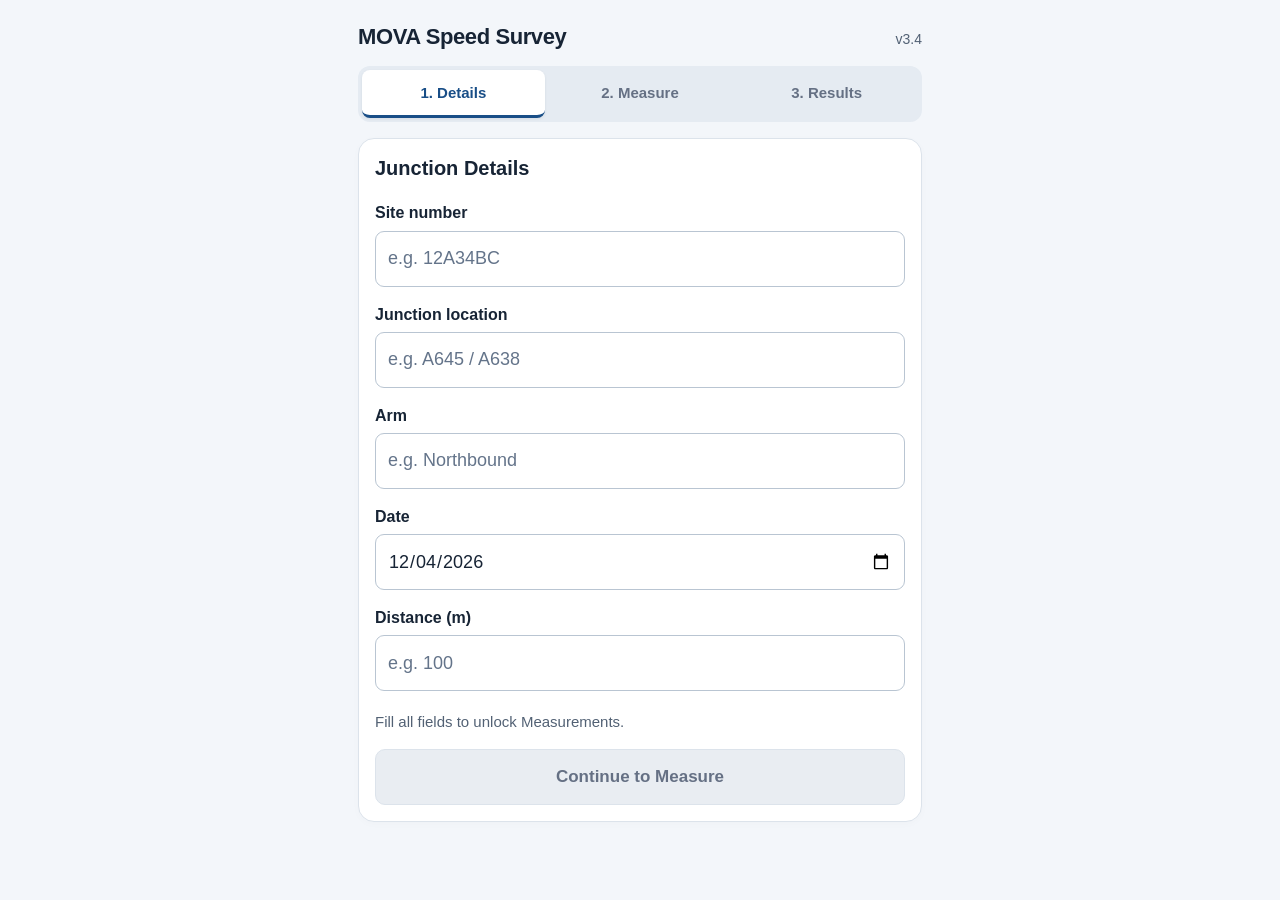
<file: index.html>
<!DOCTYPE html>
<html lang="en">
<head>
  <meta charset="utf-8" />
  <meta name="viewport" content="width=device-width, initial-scale=1.0" />
  <title>MOVA SPEED SURVEY v3.4</title>
  <link rel="stylesheet" href="ms.css?v=3.4">
</head>
<body>
<main class="app-shell">
  <header class="app-header"><h1>MOVA Speed Survey</h1><span class="app-version">v3.4</span></header>

  <nav class="tabs" aria-label="Survey stages">
    <button class="tab-btn active" data-tab="detailsTab" id="detailsTabBtn" type="button" aria-label="1. Junction Details">1. Details</button>
    <button class="tab-btn" data-tab="measureTab" id="measureTabBtn" type="button" aria-label="2. Measurements" disabled aria-disabled="true" title="Complete Junction Details first">2. Measure</button>
    <button class="tab-btn" data-tab="resultsTab" id="resultsTabBtn" type="button" disabled aria-disabled="true" title="Press End Survey to view results">3. Results</button>
  </nav>

  <div id="detailsTab" class="tab-content">
    <fieldset>
      <legend>Junction Details</legend>
      <div class="row">
        <label for="site">Site number</label>
        <input type="text" id="site" maxlength="7" placeholder="e.g. 12A34BC" pattern="[A-Za-z0-9]{1,7}" title="Up to 7 letters/numbers, no spaces" aria-describedby="siteError">
        <span class="field-error" id="siteError">Use up to 7 letters or numbers.</span>
      </div>
      <div class="row">
        <label for="junction">Junction location</label>
        <input type="text" id="junction" placeholder="e.g. A645 / A638" aria-describedby="junctionError">
        <span class="field-error" id="junctionError">Enter the junction location.</span>
      </div>
      <div class="row">
        <label for="arm">Arm</label>
        <input type="text" id="arm" placeholder="e.g. Northbound" aria-describedby="armError">
        <span class="field-error" id="armError">Enter the survey arm.</span>
      </div>
      <div class="row">
        <label for="date">Date</label>
        <input type="date" id="date" aria-describedby="dateError">
        <span class="field-error" id="dateError">Choose the survey date.</span>
      </div>
      <div class="row">
        <label for="distance">Distance (m)</label>
        <input type="number" id="distance" placeholder="e.g. 100" min="0" step="0.1" aria-describedby="distanceError">
        <span class="field-error" id="distanceError">Enter a distance greater than 0 m.</span>
      </div>
      <p id="detailsErrors" class="error-msg">Please check the highlighted fields.</p>
    </fieldset>
    <p class="helper" id="detailsHint">Fill all fields to unlock Measurements.</p>
    <div class="continue-action">
      <button id="gotoMeasureBtn" type="button" disabled aria-disabled="true">Continue to Measure</button>
    </div>
  </div>

  <div id="measureTab" class="tab-content hidden" aria-hidden="true">
    <fieldset>
      <legend>Measurement</legend>

      <div class="metrics-bar-top" aria-live="polite">
        <div class="metrics-row metrics-row--top">
          <div class="metric sample-count"><span class="label source-label" aria-hidden="true">Samples</span><span class="metric-caption">Samples</span><span class="value" id="countMetric">0</span></div>
          <span id="qualityInline" class="quality-chip">Quality: —</span>
        </div>
        <div class="metrics-row timer-row">
          <div class="metric"><span class="label source-label" aria-hidden="true">Timer</span><span class="timer-caption">Elapsed time</span><span class="value" id="timerMetric">0.00 s</span></div>
        </div>
      </div>

      <section class="latest-sample" aria-labelledby="latestSampleHeading" aria-live="polite" aria-atomic="true">
        <div class="latest-sample-heading"><h2 id="latestSampleHeading">Last sample</h2><span id="latestSampleNumber">No sample yet</span></div>
        <div class="latest-sample-values">
          <span><strong id="latestSampleTime">—</strong><small>s</small></span>
          <span><strong id="latestSampleMps">—</strong><small>m/s</small></span>
          <span><strong id="latestSampleMph">—</strong><small>mph</small></span>
        </div>
      </section>

      <div class="measurement-actions">
        <button id="measureBtn" type="button" class="btn-disabled" style="background-color:#999;" title="Start or stop timing"
                onclick="if(window.toggleHandler){window.toggleHandler(event);} return false;">Start</button>
        <div class="secondary-actions">
          <button id="deleteLastBtn" type="button">Delete Last<br>Sample</button>
          <button id="endSurveyBtn" type="button">End Survey</button>
        </div>
      </div>

      <div class="metrics-bar" id="metricsBottom" aria-live="polite">
        <div class="metric speed-card"><span class="label source-label" aria-hidden="true">Avg Spd</span><span class="metric-caption">Average speed</span><span class="value source-value" id="avgMetric" aria-hidden="true">— m/s | — mph</span><span class="speed-pair" id="avgDisplay"></span></div>
        <div class="metric speed-card"><span class="label source-label" aria-hidden="true">85%</span><span class="metric-caption">85th percentile</span><span class="value source-value" id="p85Metric" aria-hidden="true">— m/s | — mph</span><span class="speed-pair" id="p85Display"></span></div>
      </div>
      <section class="sample-section" aria-labelledby="measureSamplesHeading">
        <div class="section-heading"><h2 id="measureSamplesHeading">Recent samples</h2><span class="table-note">Newest first</span></div>
        <div class="sample-table-wrap" id="measureSamplesWrap">
          <table id="measureSamplesTable" class="sample-table" aria-label="Recorded measurement samples">
            <thead><tr><th scope="col">#</th><th scope="col">Time (s)</th><th scope="col">m/s</th><th scope="col">mph</th></tr></thead>
            <tbody></tbody>
          </table>
          <p class="empty-state" id="measureSamplesEmpty">Your samples will appear here.</p>
        </div>
        <button class="table-toggle" id="measureSamplesToggle" type="button" aria-controls="measureSamplesTable" aria-expanded="false" hidden>Show all samples</button>
      </section>
      <div class="canvas-wrap legacy-canvas" id="canvasWrap" aria-hidden="true">
        <canvas id="canvas" width="460" height="240" aria-label="Recent samples, newest first"></canvas>
      </div>
    </fieldset>
  </div>

  <div id="resultsTab" class="tab-content hidden" aria-hidden="true">
    <div class="summary" aria-hidden="true">
      <h3>Results Summary</h3>
      <span id="resultAvg"></span>
      <span id="resultP85"></span>
      <span id="resultP15"></span>
      <span id="resultP05"></span>
    </div>

    <section class="results-summary" aria-labelledby="resultsHeading">
      <div class="section-heading"><h2 id="resultsHeading">Results summary</h2><span id="resultsSampleCount" class="table-note"></span></div>
      <p id="resultsContext" class="survey-context"></p>
      <div id="resultsSummaryDisplay" class="summary-grid"></div>
    </section>
    <button id="saveResultsBtn" class="primary-action" type="button">Save Data (.txt)</button>
    <section class="sample-section" aria-labelledby="resultsSamplesHeading">
      <div class="section-heading"><h2 id="resultsSamplesHeading">Recorded samples</h2><span class="table-note">Newest first</span></div>
      <div class="results-table-wrap sample-table-wrap" id="resultsSamplesWrap">
        <table id="resultsTable" class="results-fixed sample-table" aria-label="All recorded survey samples">
          <thead><tr><th scope="col">#</th><th scope="col">Time (s)</th><th scope="col">m/s</th><th scope="col">mph</th></tr></thead>
          <tbody></tbody>
        </table>
      </div>
      <button class="table-toggle" id="resultsSamplesToggle" type="button" aria-controls="resultsTable" aria-expanded="false" hidden>Show all samples</button>
    </section>
    <div class="clear-action"><button id="clearDataBtn" type="button">Clear All</button></div>
  </div>

</main>
  <script src="ms.js?v=3.4"></script>
  <script src="layout.js?v=3.4"></script>
</body>
</html>
</file>
<file: ms.css>
:root {
  color-scheme: light;
  --ink: #172435;
  --muted: #526174;
  --accent: #194e87;
  --line: #dce3eb;
  --max-form-width: 560px;
}
* { box-sizing: border-box; }
body { margin: 0; background: #f3f6fa; color: var(--ink); font-family: -apple-system, BlinkMacSystemFont, "Segoe UI", Arial, sans-serif; font-size: 16px; line-height: 1.45; }
.app-shell { max-width: 592px; margin: 0 auto; padding: max(16px, env(safe-area-inset-top)) max(14px, env(safe-area-inset-right)) calc(24px + env(safe-area-inset-bottom)) max(14px, env(safe-area-inset-left)); }
.app-header { display: flex; align-items: baseline; justify-content: space-between; gap: 8px; margin-bottom: 16px; }
h1 { font-size: 22px; line-height: 1.2; letter-spacing: -.4px; margin: 0; }
h2, legend { font-size: 20px; font-weight: 700; line-height: 1.3; margin: 0; }
.app-version { color: var(--muted); font-size: 14px; white-space: nowrap; }
.preview-note { display: flex; justify-content: space-between; align-items: center; gap: 12px; margin: -4px 0 16px; font-size: 14px; color: var(--muted); }
.preview-note strong { background: #fff1d5; color: #754800; border-radius: 6px; padding: 4px 8px; font-size: 12px; letter-spacing: .3px; }
a { color: var(--accent); }
button, input { font: inherit; }
button { cursor: pointer; touch-action: manipulation; -webkit-tap-highlight-color: transparent; min-height: 56px; border-radius: 10px; border: 1px solid var(--line); color: var(--ink); background: #eef2f7; padding: 12px; font-size: 17px; font-weight: 600; }
button:active:not(:disabled) { filter: brightness(.94); }
button:focus-visible, input:focus-visible { outline: 3px solid #3b79b8; outline-offset: 3px; }
button:disabled { cursor: default; color: #657084; background: #e9edf2; }
.tabs { display: flex; gap: 4px; padding: 4px; margin-bottom: 16px; background: #e5ebf2; border-radius: 12px; }
.tab-btn { flex: 1 1 0; min-width: 0; min-height: 48px; padding: 10px 4px; border: 0; border-bottom: 3px solid transparent; border-radius: 8px; font-size: 15px; background: transparent; color: #46556a; line-height: 1.25; }
.tab-btn.active { background: #fff; color: var(--accent); border-bottom-color: var(--accent); box-shadow: 0 1px 3px #192d4614; }
.tab-btn:disabled { background: transparent; color: #657084; }
.tab-content { min-width: 0; background: #fff; border: 1px solid var(--line); border-radius: 16px; padding: 16px; box-shadow: 0 2px 8px #192d4605; }
.hidden, [hidden] { display: none !important; }
fieldset { min-width: 0; max-width: 100%; border: 0; padding: 0; margin: 0; }
legend { padding: 0; margin-bottom: 20px; }
.row { margin-bottom: 16px; }
.row label { display: block; margin-bottom: 6px; font-weight: 600; }
input[type="text"], input[type="date"], input[type="number"] { display: block; width: 100%; min-width: 0; max-width: 100%; height: 56px; margin: 0; padding: 12px; background: #fff; border: 1px solid #b9c5d2; border-radius: 9px; color: var(--ink); font-size: 18px; }
input[type="date"] { appearance: none; -webkit-appearance: none; text-align: left; }
input::-webkit-date-and-time-value { text-align: left; min-width: 0; }
input::placeholder { color: #64748a; }
input.invalid[data-touched] { border-color: #b42323; background: #fffafa; }
.field-error { display: none; color: #a51e1e; font-size: 14px; margin-top: 6px; }
input.invalid[data-touched] + .field-error { display: block; }
.error-msg { display: none; color: #a51e1e; font-size: 15px; margin: 0 0 12px; }
#detailsTab[data-edited] .error-msg.show { display: block; }
.helper { color: var(--muted); font-size: 15px; margin: 4px 0 16px; }
.continue-action button, .primary-action { width: 100%; background: var(--accent); border-color: var(--accent); color: #fff; }
.continue-action button:disabled { border-color: var(--line); color: #657084; background: #e9edf2; }
.metrics-bar-top { margin: 0; }
.metrics-row--top { display: flex; flex-wrap: wrap; justify-content: space-between; align-items: center; gap: 8px 12px; min-height: 34px; }
.sample-count { display: flex; align-items: baseline; gap: 8px; }
.sample-count .metric-caption { color: var(--muted); }
#countMetric { font-size: 20px; font-weight: 700; font-variant-numeric: tabular-nums; }
.source-label, .source-value { display: none !important; }
.timer-row { margin-top: 14px; text-align: center; }
.timer-row .metric { display: flex; flex-direction: column; align-items: center; }
.timer-caption { font-size: 14px; color: var(--muted); }
#timerMetric { font-size: 34px; line-height: 1.25; font-weight: 700; font-variant-numeric: tabular-nums; }
.quality-chip { border: 1px solid #ced8e3; border-radius: 20px; padding: 5px 10px; font-size: 14px; white-space: nowrap; background: #eef2f7; color: #344258; }
.quality-poor { background: #ffe8e8; color: #8a1616; border-color: #f1cccc; }
.quality-low { background: #fff2d6; color: #755000; border-color: #e8d4a4; }
.quality-fair { background: #e6f1ff; color: #194e87; border-color: #c6dbf1; }
.quality-good, .quality-vgood { background: #e6f5e9; color: #205b2c; border-color: #bfdcc5; }
.latest-sample { margin-top: 16px; padding: 12px; border: 1px solid #c4d5e9; border-radius: 10px; background: #edf3fb; }
.latest-sample-heading { display: flex; flex-wrap: wrap; justify-content: space-between; align-items: baseline; gap: 4px 8px; margin-bottom: 8px; }
.latest-sample-heading h2 { margin: 0; font-size: 16px; }
#latestSampleNumber { font-size: 13px; color: var(--muted); }
.latest-sample-values { display: grid; grid-template-columns: repeat(3, minmax(0,1fr)); gap: 8px; font-variant-numeric: tabular-nums; }
.latest-sample-values > span { min-width: 0; display: flex; flex-direction: column; align-items: flex-start; }
.latest-sample-values strong { font-size: 20px; }
.latest-sample-values small { font-size: 13px; color: var(--muted); }
.measurement-actions { text-align: center; margin: 16px 0 24px; }
#measureBtn { display: block; flex: none; width: 164px; height: 164px; min-height: 164px; max-width: 164px; padding: 0; margin: 0 auto; border: 0; border-radius: 50%; color: #fff; font-size: 30px; font-weight: 700; box-shadow: 0 4px 12px #183b2726; user-select: none; -webkit-user-select: none; }
#measureBtn[data-state="start"]:not(.btn-disabled) { background: #2e7d32 !important; }
.btn-disabled { background: #707b87 !important; }
.secondary-actions { display: grid; grid-template-columns: minmax(0,1fr) minmax(0,1fr); gap: 16px; margin-top: 20px; }
.secondary-actions button { width: 100%; min-width: 0; min-height: 64px; padding: 10px 8px; line-height: 1.25; font-size: 16px; }
#deleteLastBtn { background: #f1f4f8; }
#endSurveyBtn { background: #edf3fb !important; color: #194e87; border-color: #c4d5e9; }
#metricsBottom { display: grid; grid-template-columns: minmax(0,1fr) minmax(0,1fr); gap: 12px; margin: 0 0 24px; }
.speed-card { min-width: 0; background: #f4f7fb; border: 1px solid #e3e9f1; padding: 12px; border-radius: 10px; }
.speed-card .metric-caption { display: block; color: var(--muted); font-size: 14px; margin-bottom: 6px; }
.speed-pair { display: flex; flex-direction: column; gap: 3px; font-variant-numeric: tabular-nums; }
.speed-line { white-space: nowrap; }
.speed-line strong { font-size: 19px; font-weight: 650; }
.speed-line small { color: var(--muted); font-size: 13px; margin-left: 4px; }
.section-heading { display: flex; flex-wrap: wrap; justify-content: space-between; align-items: baseline; gap: 4px 10px; margin-bottom: 12px; }
.section-heading h2 { font-size: 18px; }
.table-note { font-size: 13px; color: var(--muted); }
.sample-section { min-width: 0; }
.sample-table-wrap { max-width: 100%; overflow-x: auto; border: 1px solid var(--line); border-radius: 10px; }
.sample-table { display: block; width: 100%; border-collapse: collapse; margin: 0; font-size: 15px; font-variant-numeric: tabular-nums; }
.sample-table thead { display: block; background: #f3f6fa; color: #526174; }
.sample-table tbody { display: flex; flex-direction: column-reverse; }
.sample-table tr { display: grid; grid-template-columns: 3em .95fr 1fr 1fr; min-width: 17em; }
.sample-table th, .sample-table td { min-width: 0; text-align: right; padding: 10px 6px; border: 0; white-space: nowrap; }
.sample-table th { font-size: 13px; font-weight: 600; }
.sample-table th:first-child, .sample-table td:first-child { text-align: left; padding-right: 2px; }
.sample-table td { border-top: 1px solid #e7ecf2; }
.sample-table tbody tr:nth-last-child(n+3) { display: none; }
.sample-section.expanded .sample-table tbody tr { display: grid; }
.table-toggle { width: 100%; margin-top: 10px; min-height: 48px; font-size: 15px; color: var(--accent); background: #f5f8fc; }
.empty-state { text-align: center; color: var(--muted); font-size: 15px; padding: 16px 8px; margin: 0; }
.legacy-canvas, .summary { display: none; }
.results-summary { margin-bottom: 16px; }
.survey-context { color: var(--muted); font-size: 14px; margin: -4px 0 8px; overflow-wrap: anywhere; }
.summary-grid { display: flex; flex-direction: column; }
.summary-item { display: grid; grid-template-columns: minmax(0,1fr) auto; gap: 12px; align-items: start; border-bottom: 1px solid #e7ecf2; padding: 12px 0; }
.summary-item:last-child { border-bottom: 0; }
.summary-label { font-size: 15px; font-weight: 600; padding-top: 2px; }
.summary-value { text-align: right; min-width: 0; font-size: 16px; font-variant-numeric: tabular-nums; }
.summary-value .speed-pair { gap: 2px; }
.summary-value .speed-line strong { font-size: 17px; }
.summary-value .speed-line small { font-size: 13px; }
#saveResultsBtn { margin: 0 0 24px; }
.clear-action { border-top: 1px solid var(--line); margin-top: 24px; padding-top: 16px; }
#clearDataBtn { display: block; width: 100%; color: #9b2424; background: #fff; border-color: #e5cccc; }
@media (max-width: 350px) {
  .app-shell { padding-left: 12px; padding-right: 12px; }
  .tab-content { padding: 12px; }
  h1 { font-size: 20px; }
  .speed-card { padding: 10px; }
  .summary-item { gap: 8px; }
}
@media (min-width: 700px) { .app-shell { padding-top: 24px; } }
</file>
